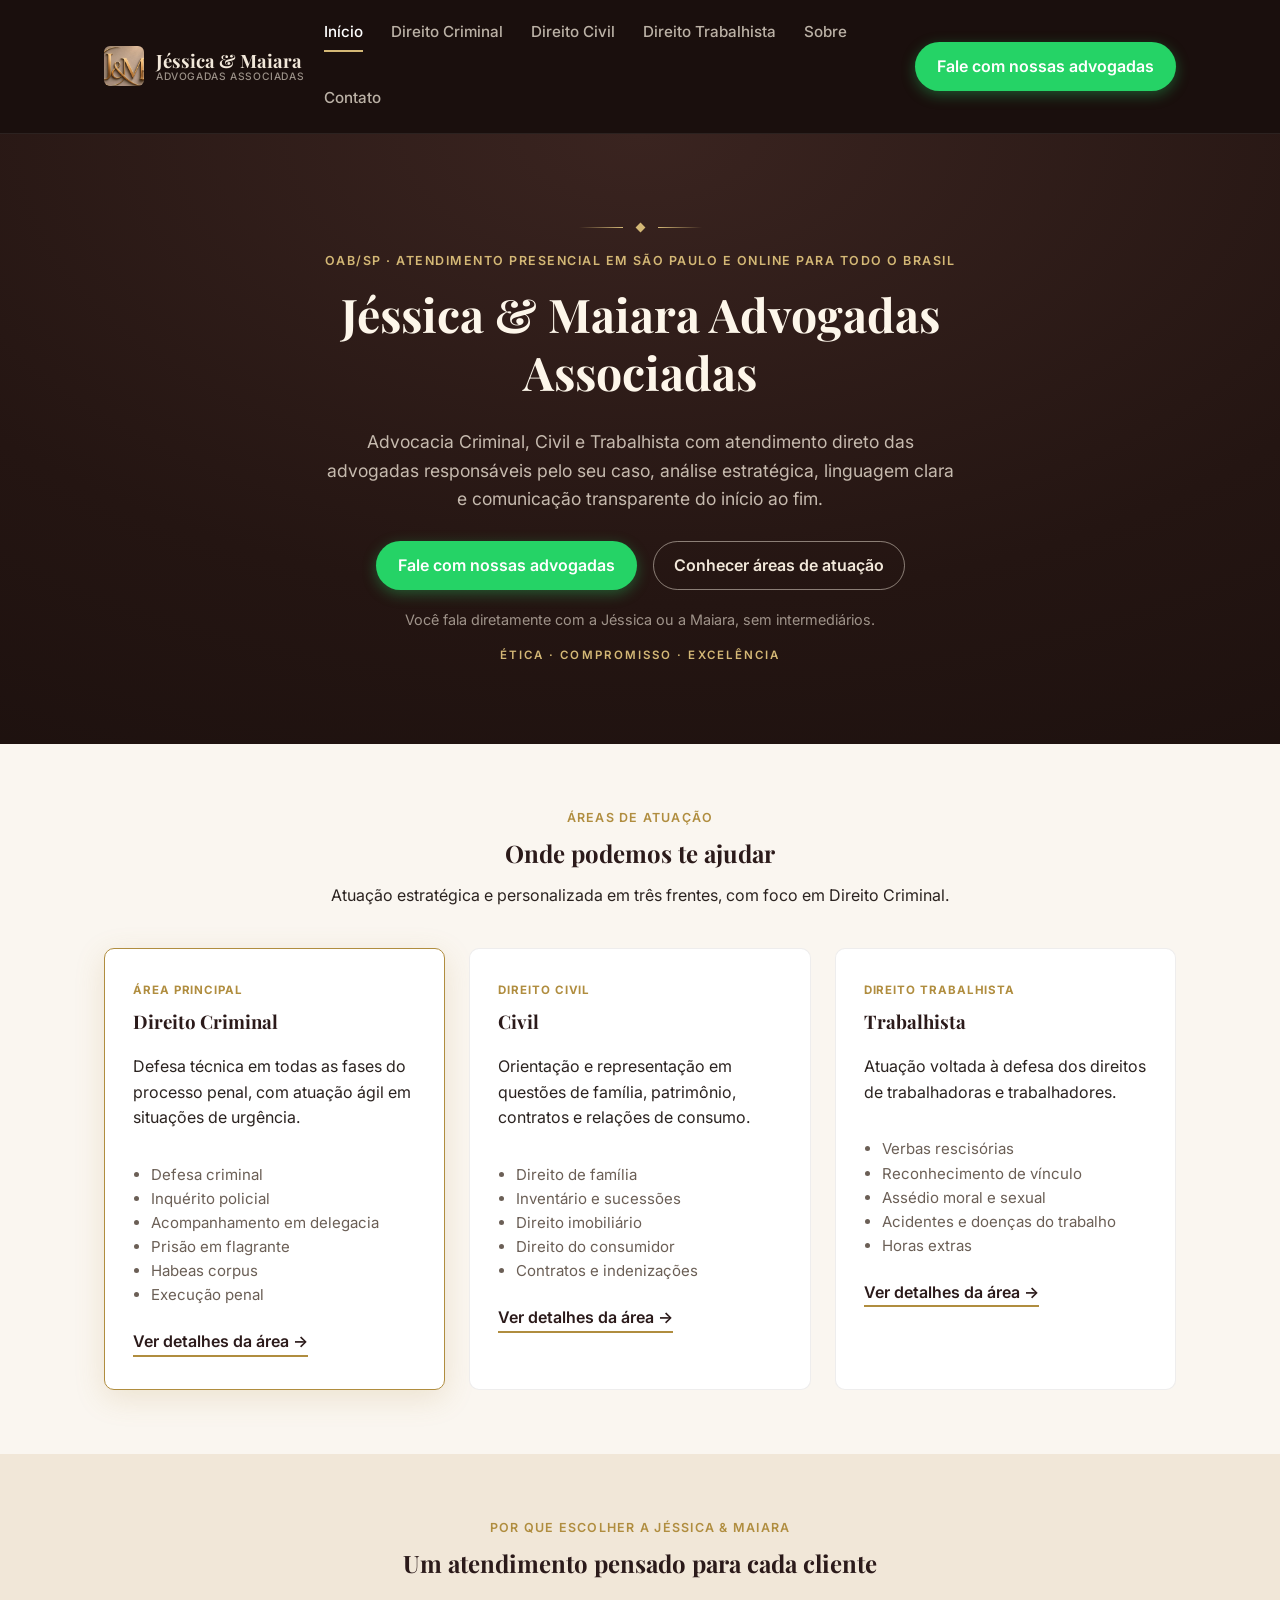
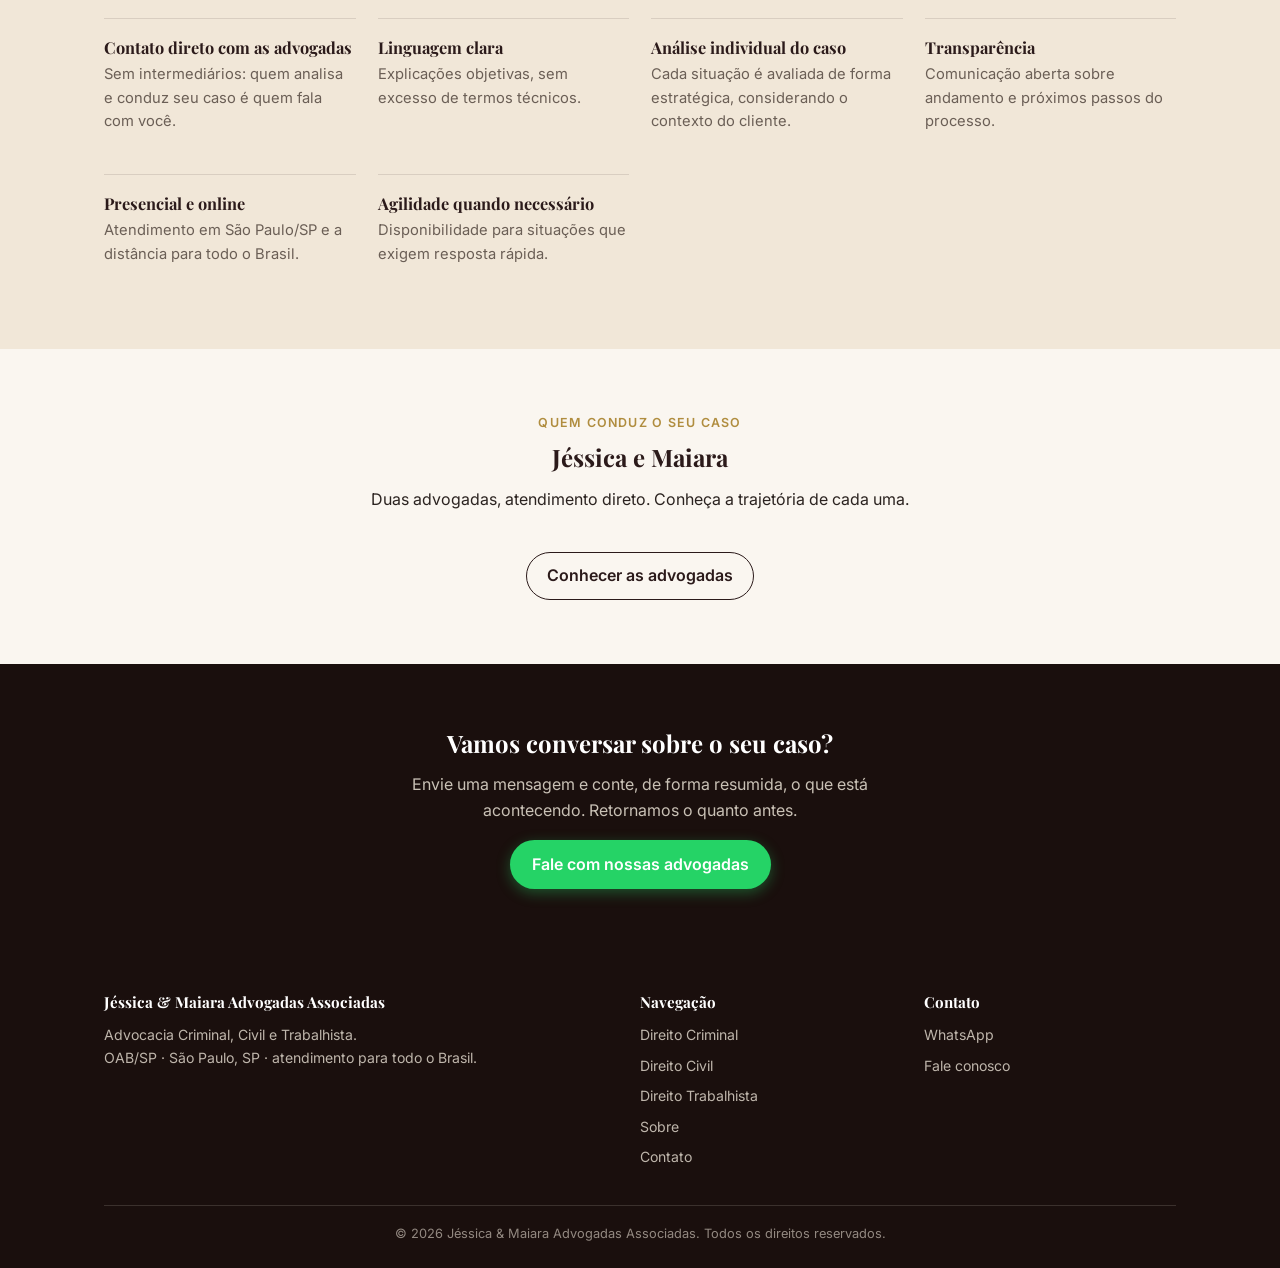
<file: index.html>
<!DOCTYPE html>
<html lang="pt-BR">
<head>
<meta charset="UTF-8">
<meta name="viewport" content="width=device-width, initial-scale=1.0">
<title>Jéssica & Maiara Advogadas Associadas | Advocacia Criminal, Civil e Trabalhista em São Paulo</title>
<meta name="description" content="Escritório de advocacia em São Paulo com atuação em Direito Criminal, Civil e Trabalhista. Atendimento direto com as advogadas, presencial ou online, para todo o Brasil.">
<link rel="canonical" href="https://www.jessicaemaiara.adv.br/">
<link rel="icon" href="assets/favicon.png">
<link rel="stylesheet" href="css/style.css">
<script type="application/ld+json">
{
  "@context": "https://schema.org",
  "@type": "LegalService",
  "name": "Jéssica & Maiara Advogadas Associadas",
  "areaServed": "BR",
  "address": {
    "@type": "PostalAddress",
    "addressLocality": "São Paulo",
    "addressRegion": "SP",
    "addressCountry": "BR"
  },
  "url": "https://www.jessicaemaiara.adv.br/",
  "priceRange": "$$"
}
</script>
</head>
<body>

<header class="site-header">
  <div class="container">
    <a href="index.html" class="brand">
      <img src="assets/logo-mark.png" alt="Jéssica & Maiara Advogadas Associadas">
      <span class="brand-text">Jéssica &amp; Maiara<small>Advogadas Associadas</small></span>
    </a>
    <button class="nav-toggle" aria-label="Abrir menu" aria-expanded="false">&#9776;</button>
    <nav class="main-nav">
      <a href="index.html" aria-current="page">Início</a>
      <a href="direito-criminal.html">Direito Criminal</a>
      <a href="direito-civil.html">Direito Civil</a>
      <a href="direito-trabalhista.html">Direito Trabalhista</a>
      <a href="sobre.html">Sobre</a>
      <a href="contato.html">Contato</a>
    </nav>
    <a href="#" class="btn-whatsapp header-cta js-whatsapp" data-message="Olá! Vim pelo site e gostaria de falar com uma das advogadas.">Fale com nossas advogadas</a>
  </div>
</header>

<section class="hero">
  <div class="container">
    <div class="brand-divider"><span></span><i></i><span></span></div>
    <span class="eyebrow">OAB/SP &middot; Atendimento presencial em São Paulo e online para todo o Brasil</span>
    <h1>Jéssica & Maiara Advogadas Associadas</h1>
    <p class="lead">Advocacia Criminal, Civil e Trabalhista com atendimento direto das advogadas responsáveis pelo seu caso, análise estratégica, linguagem clara e comunicação transparente do início ao fim.</p>
    <div class="hero-actions">
      <a href="#" class="btn-whatsapp js-whatsapp" data-message="Olá! Vim pelo site e gostaria de falar com uma das advogadas.">Fale com nossas advogadas</a>
      <a href="#areas" class="btn-outline">Conhecer áreas de atuação</a>
    </div>
    <p class="hero-trust">Você fala diretamente com a Jéssica ou a Maiara, sem intermediários.</p>
    <p class="motto">Ética &middot; Compromisso &middot; Excelência</p>
  </div>
</section>

<section class="section" id="areas">
  <div class="container">
    <div class="section-title">
      <span class="eyebrow">Áreas de atuação</span>
      <h2>Onde podemos te ajudar</h2>
      <p>Atuação estratégica e personalizada em três frentes, com foco em Direito Criminal.</p>
    </div>
    <div class="areas-grid">

      <div class="area-card featured">
        <span class="tag">Área principal</span>
        <h3>Direito Criminal</h3>
        <p>Defesa técnica em todas as fases do processo penal, com atuação ágil em situações de urgência.</p>
        <ul>
          <li>Defesa criminal</li>
          <li>Inquérito policial</li>
          <li>Acompanhamento em delegacia</li>
          <li>Prisão em flagrante</li>
          <li>Habeas corpus</li>
          <li>Execução penal</li>
        </ul>
        <a href="direito-criminal.html" class="link">Ver detalhes da área →</a>
      </div>

      <div class="area-card">
        <span class="tag">Direito Civil</span>
        <h3>Civil</h3>
        <p>Orientação e representação em questões de família, patrimônio, contratos e relações de consumo.</p>
        <ul>
          <li>Direito de família</li>
          <li>Inventário e sucessões</li>
          <li>Direito imobiliário</li>
          <li>Direito do consumidor</li>
          <li>Contratos e indenizações</li>
        </ul>
        <a href="direito-civil.html" class="link">Ver detalhes da área →</a>
      </div>

      <div class="area-card">
        <span class="tag">Direito Trabalhista</span>
        <h3>Trabalhista</h3>
        <p>Atuação voltada à defesa dos direitos de trabalhadoras e trabalhadores.</p>
        <ul>
          <li>Verbas rescisórias</li>
          <li>Reconhecimento de vínculo</li>
          <li>Assédio moral e sexual</li>
          <li>Acidentes e doenças do trabalho</li>
          <li>Horas extras</li>
        </ul>
        <a href="direito-trabalhista.html" class="link">Ver detalhes da área →</a>
      </div>

    </div>
  </div>
</section>

<section class="section section-alt">
  <div class="container">
    <div class="section-title">
      <span class="eyebrow">Por que escolher a Jéssica & Maiara</span>
      <h2>Um atendimento pensado para cada cliente</h2>
    </div>
    <div class="diferenciais-grid">
      <div class="diferencial-item">
        <h4>Contato direto com as advogadas</h4>
        <p>Sem intermediários: quem analisa e conduz seu caso é quem fala com você.</p>
      </div>
      <div class="diferencial-item">
        <h4>Linguagem clara</h4>
        <p>Explicações objetivas, sem excesso de termos técnicos.</p>
      </div>
      <div class="diferencial-item">
        <h4>Análise individual do caso</h4>
        <p>Cada situação é avaliada de forma estratégica, considerando o contexto do cliente.</p>
      </div>
      <div class="diferencial-item">
        <h4>Transparência</h4>
        <p>Comunicação aberta sobre andamento e próximos passos do processo.</p>
      </div>
      <div class="diferencial-item">
        <h4>Presencial e online</h4>
        <p>Atendimento em São Paulo/SP e a distância para todo o Brasil.</p>
      </div>
      <div class="diferencial-item">
        <h4>Agilidade quando necessário</h4>
        <p>Disponibilidade para situações que exigem resposta rápida.</p>
      </div>
    </div>
  </div>
</section>

<section class="section">
  <div class="container">
    <div class="section-title">
      <span class="eyebrow">Quem conduz o seu caso</span>
      <h2>Jéssica e Maiara</h2>
      <p>Duas advogadas, atendimento direto. Conheça a trajetória de cada uma.</p>
    </div>
    <div style="text-align:center;">
      <a href="sobre.html" class="btn-outline">Conhecer as advogadas</a>
    </div>
  </div>
</section>

<section class="cta-final">
  <div class="container">
    <h2>Vamos conversar sobre o seu caso?</h2>
    <p>Envie uma mensagem e conte, de forma resumida, o que está acontecendo. Retornamos o quanto antes.</p>
    <a href="#" class="btn-whatsapp js-whatsapp" data-message="Olá! Vim pelo site e gostaria de falar com uma das advogadas.">Fale com nossas advogadas</a>
  </div>
</section>

<footer class="site-footer">
  <div class="container">
    <div class="footer-grid">
      <div>
        <h4>Jéssica & Maiara Advogadas Associadas</h4>
        <p>Advocacia Criminal, Civil e Trabalhista.<br>OAB/SP &middot; São Paulo, SP &middot; atendimento para todo o Brasil.</p>
      </div>
      <div>
        <h4>Navegação</h4>
        <a href="direito-criminal.html">Direito Criminal</a>
        <a href="direito-civil.html">Direito Civil</a>
        <a href="direito-trabalhista.html">Direito Trabalhista</a>
        <a href="sobre.html">Sobre</a>
        <a href="contato.html">Contato</a>
      </div>
      <div>
        <h4>Contato</h4>
        <a href="#" class="js-whatsapp" data-message="Olá! Vim pelo site e gostaria de falar com uma das advogadas.">WhatsApp</a>
        <a href="contato.html">Fale conosco</a>
      </div>
    </div>
    <div class="footer-bottom">
      &copy; <span id="year"></span> Jéssica & Maiara Advogadas Associadas. Todos os direitos reservados.
    </div>
  </div>
</footer>

<a href="#" class="btn-whatsapp whatsapp-float js-whatsapp" aria-label="Fale com nossas advogadas pelo WhatsApp" data-message="Olá! Vim pelo site e gostaria de falar com uma das advogadas.">💬</a>

<script src="js/main.js"></script>
<script>document.getElementById('year').textContent = new Date().getFullYear();</script>
</body>
</html>
</file>
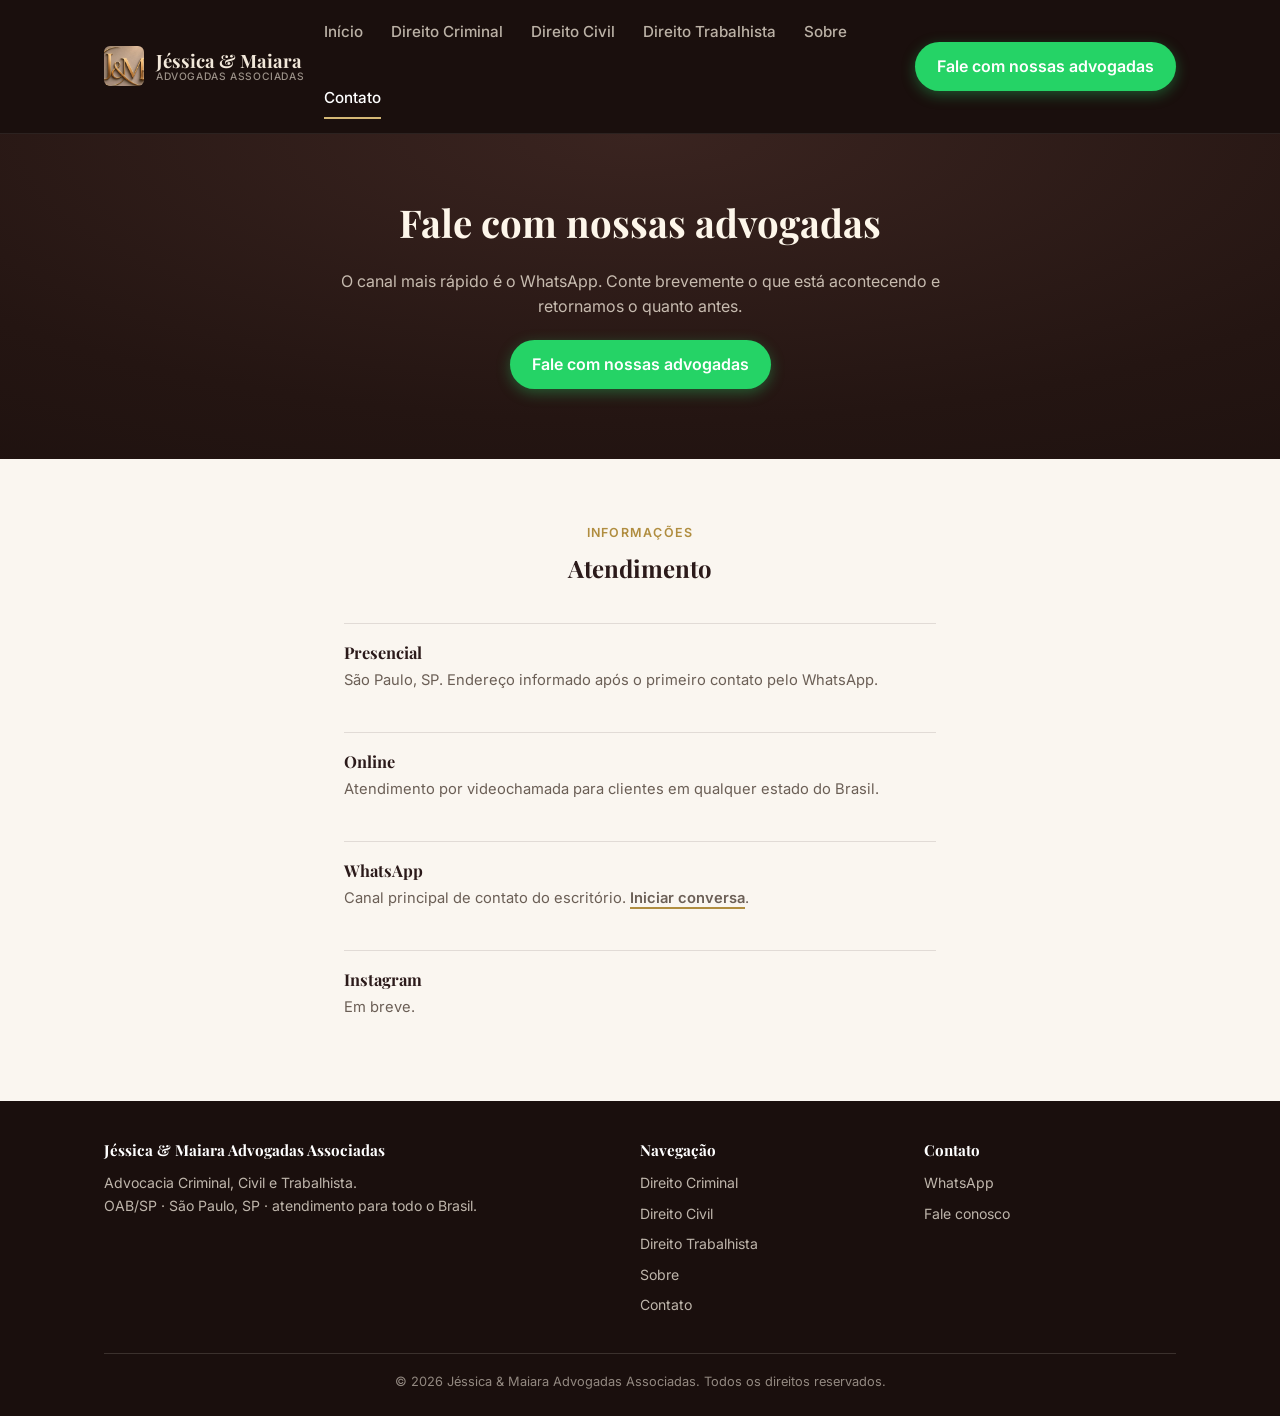
<file: contato.html>
<!DOCTYPE html>
<html lang="pt-BR">
<head>
<meta charset="UTF-8">
<meta name="viewport" content="width=device-width, initial-scale=1.0">
<title>Contato | Jéssica & Maiara Advogadas Associadas</title>
<meta name="description" content="Fale com a Jéssica e Maiara Advogadas Associadas pelo WhatsApp. Atendimento presencial em São Paulo e online para todo o Brasil.">
<link rel="canonical" href="https://www.jessicaemaiara.adv.br/contato.html">
<link rel="icon" href="assets/favicon.png">
<link rel="stylesheet" href="css/style.css">
</head>
<body>

<header class="site-header">
  <div class="container">
    <a href="index.html" class="brand">
      <img src="assets/logo-mark.png" alt="Jéssica & Maiara Advogadas Associadas">
      <span class="brand-text">Jéssica &amp; Maiara<small>Advogadas Associadas</small></span>
    </a>
    <button class="nav-toggle" aria-label="Abrir menu" aria-expanded="false">&#9776;</button>
    <nav class="main-nav">
      <a href="index.html">Início</a>
      <a href="direito-criminal.html">Direito Criminal</a>
      <a href="direito-civil.html">Direito Civil</a>
      <a href="direito-trabalhista.html">Direito Trabalhista</a>
      <a href="sobre.html">Sobre</a>
      <a href="contato.html" aria-current="page">Contato</a>
    </nav>
    <a href="#" class="btn-whatsapp header-cta js-whatsapp" data-message="Olá! Vim pelo site e gostaria de falar com uma das advogadas.">Fale com nossas advogadas</a>
  </div>
</header>

<section class="page-hero">
  <div class="container">
    <h1>Fale com nossas advogadas</h1>
    <p class="lead">O canal mais rápido é o WhatsApp. Conte brevemente o que está acontecendo e retornamos o quanto antes.</p>
    <div class="hero-actions" style="justify-content:center; margin-top:20px;">
      <a href="#" class="btn-whatsapp js-whatsapp" data-message="Olá! Vim pelo site e gostaria de falar com uma das advogadas.">Fale com nossas advogadas</a>
    </div>
  </div>
</section>

<section class="section">
  <div class="container" style="max-width:640px;">
    <div class="section-title">
      <span class="eyebrow">Informações</span>
      <h2>Atendimento</h2>
    </div>
    <div class="diferenciais-grid" style="grid-template-columns:1fr;">
      <div class="diferencial-item">
        <h4>Presencial</h4>
        <p>São Paulo, SP. Endereço informado após o primeiro contato pelo WhatsApp.</p>
      </div>
      <div class="diferencial-item">
        <h4>Online</h4>
        <p>Atendimento por videochamada para clientes em qualquer estado do Brasil.</p>
      </div>
      <div class="diferencial-item">
        <h4>WhatsApp</h4>
        <p>Canal principal de contato do escritório. <a href="#" class="js-whatsapp" data-message="Olá! Vim pelo site e gostaria de falar com uma das advogadas." style="border-bottom:2px solid var(--color-gold); font-weight:600;">Iniciar conversa</a>.</p>
      </div>
      <div class="diferencial-item">
        <h4>Instagram</h4>
        <p>Em breve.</p>
      </div>
    </div>
  </div>
</section>

<footer class="site-footer">
  <div class="container">
    <div class="footer-grid">
      <div>
        <h4>Jéssica & Maiara Advogadas Associadas</h4>
        <p>Advocacia Criminal, Civil e Trabalhista.<br>OAB/SP &middot; São Paulo, SP &middot; atendimento para todo o Brasil.</p>
      </div>
      <div>
        <h4>Navegação</h4>
        <a href="direito-criminal.html">Direito Criminal</a>
        <a href="direito-civil.html">Direito Civil</a>
        <a href="direito-trabalhista.html">Direito Trabalhista</a>
        <a href="sobre.html">Sobre</a>
        <a href="contato.html">Contato</a>
      </div>
      <div>
        <h4>Contato</h4>
        <a href="#" class="js-whatsapp" data-message="Olá! Vim pelo site e gostaria de falar com uma das advogadas.">WhatsApp</a>
        <a href="contato.html">Fale conosco</a>
      </div>
    </div>
    <div class="footer-bottom">
      &copy; <span id="year"></span> Jéssica & Maiara Advogadas Associadas. Todos os direitos reservados.
    </div>
  </div>
</footer>

<a href="#" class="btn-whatsapp whatsapp-float js-whatsapp" aria-label="Fale com nossas advogadas pelo WhatsApp" data-message="Olá! Vim pelo site e gostaria de falar com uma das advogadas.">💬</a>

<script src="js/main.js"></script>
<script>document.getElementById('year').textContent = new Date().getFullYear();</script>
</body>
</html>
</file>
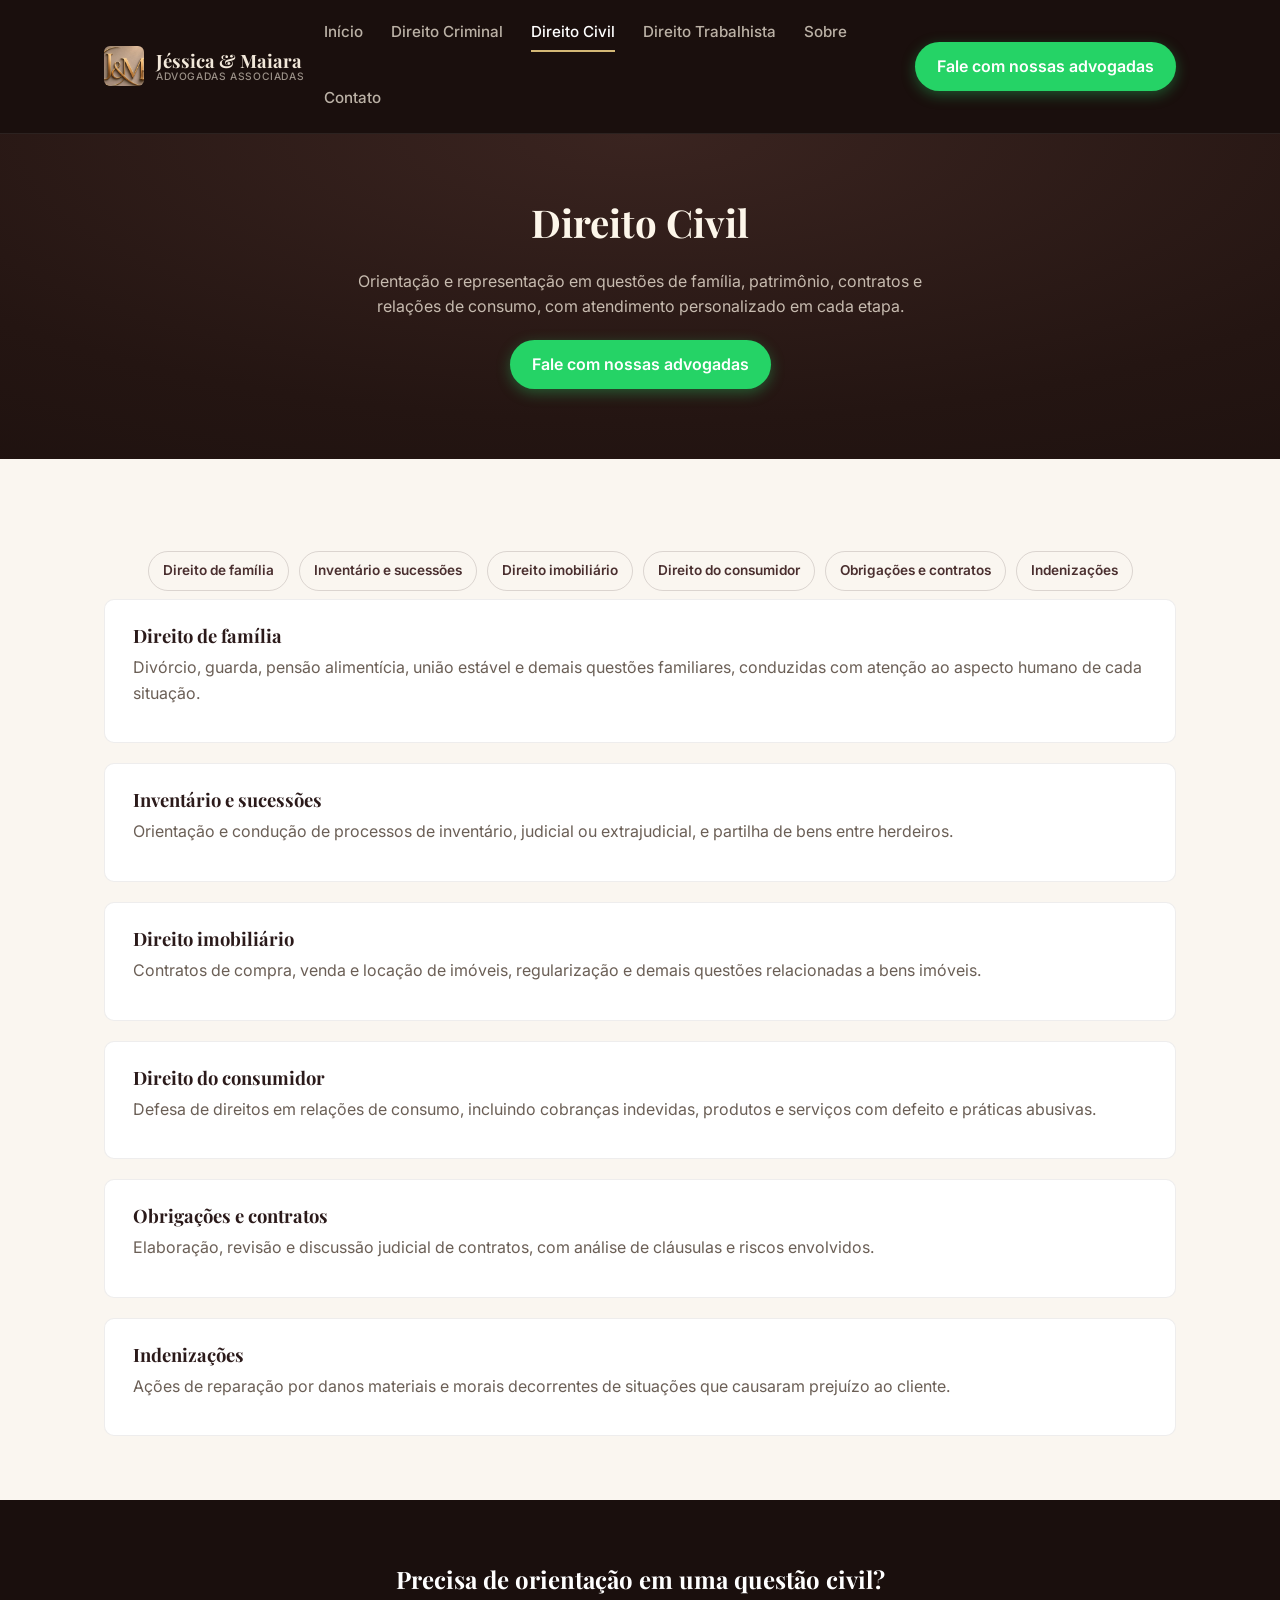
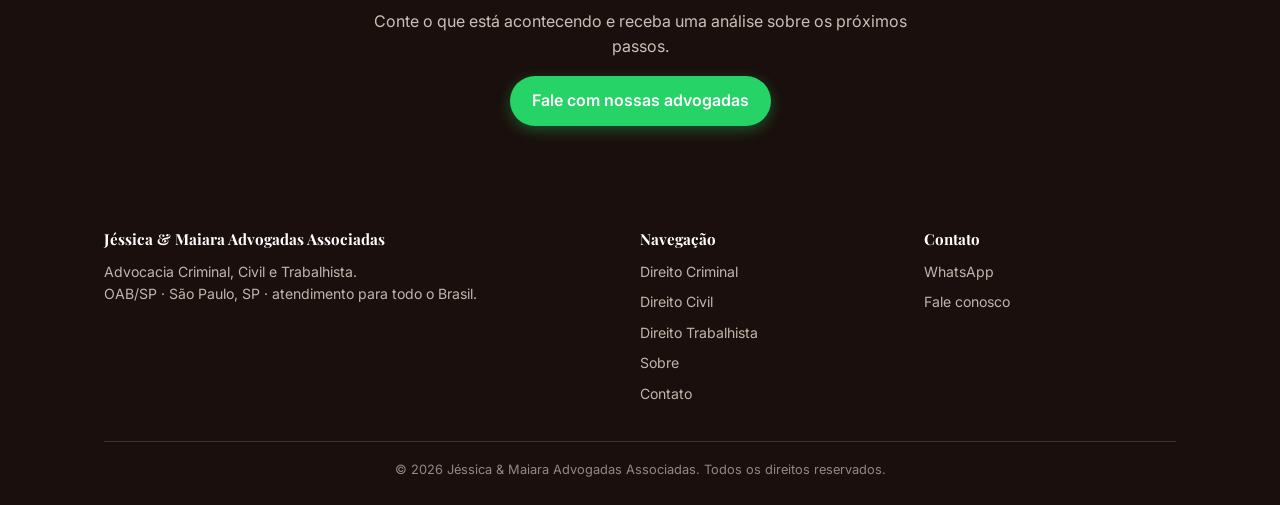
<file: direito-civil.html>
<!DOCTYPE html>
<html lang="pt-BR">
<head>
<meta charset="UTF-8">
<meta name="viewport" content="width=device-width, initial-scale=1.0">
<title>Advogada Cível em São Paulo | Jéssica & Maiara Advogadas Associadas</title>
<meta name="description" content="Direito de família, inventário e sucessões, direito imobiliário, direito do consumidor, contratos e indenizações. Atendimento em São Paulo e para todo o Brasil.">
<link rel="canonical" href="https://www.jessicaemaiara.adv.br/direito-civil.html">
<link rel="icon" href="assets/favicon.png">
<link rel="stylesheet" href="css/style.css">
</head>
<body>

<header class="site-header">
  <div class="container">
    <a href="index.html" class="brand">
      <img src="assets/logo-mark.png" alt="Jéssica & Maiara Advogadas Associadas">
      <span class="brand-text">Jéssica &amp; Maiara<small>Advogadas Associadas</small></span>
    </a>
    <button class="nav-toggle" aria-label="Abrir menu" aria-expanded="false">&#9776;</button>
    <nav class="main-nav">
      <a href="index.html">Início</a>
      <a href="direito-criminal.html">Direito Criminal</a>
      <a href="direito-civil.html" aria-current="page">Direito Civil</a>
      <a href="direito-trabalhista.html">Direito Trabalhista</a>
      <a href="sobre.html">Sobre</a>
      <a href="contato.html">Contato</a>
    </nav>
    <a href="#" class="btn-whatsapp header-cta js-whatsapp" data-message="Olá! Tenho uma questão de Direito Civil e vim pelo site.">Fale com nossas advogadas</a>
  </div>
</header>

<section class="page-hero">
  <div class="container">
    <h1>Direito Civil</h1>
    <p class="lead">Orientação e representação em questões de família, patrimônio, contratos e relações de consumo, com atendimento personalizado em cada etapa.</p>
    <div class="hero-actions" style="justify-content:center; margin-top:20px;">
      <a href="#" class="btn-whatsapp js-whatsapp" data-message="Olá! Tenho uma questão de Direito Civil e vim pelo site.">Fale com nossas advogadas</a>
    </div>
  </div>
</section>

<section class="section">
  <div class="container">
    <nav class="anchor-nav" aria-label="Tópicos desta página">
      <a href="#familia">Direito de família</a>
      <a href="#inventario-sucessoes">Inventário e sucessões</a>
      <a href="#imobiliario">Direito imobiliário</a>
      <a href="#consumidor">Direito do consumidor</a>
      <a href="#contratos">Obrigações e contratos</a>
      <a href="#indenizacoes">Indenizações</a>
    </nav>

    <div class="topic-list">

      <article class="topic-item" id="familia">
        <h3>Direito de família</h3>
        <p>Divórcio, guarda, pensão alimentícia, união estável e demais questões familiares, conduzidas com atenção ao aspecto humano de cada situação.</p>
      </article>

      <article class="topic-item" id="inventario-sucessoes">
        <h3>Inventário e sucessões</h3>
        <p>Orientação e condução de processos de inventário, judicial ou extrajudicial, e partilha de bens entre herdeiros.</p>
      </article>

      <article class="topic-item" id="imobiliario">
        <h3>Direito imobiliário</h3>
        <p>Contratos de compra, venda e locação de imóveis, regularização e demais questões relacionadas a bens imóveis.</p>
      </article>

      <article class="topic-item" id="consumidor">
        <h3>Direito do consumidor</h3>
        <p>Defesa de direitos em relações de consumo, incluindo cobranças indevidas, produtos e serviços com defeito e práticas abusivas.</p>
      </article>

      <article class="topic-item" id="contratos">
        <h3>Obrigações e contratos</h3>
        <p>Elaboração, revisão e discussão judicial de contratos, com análise de cláusulas e riscos envolvidos.</p>
      </article>

      <article class="topic-item" id="indenizacoes">
        <h3>Indenizações</h3>
        <p>Ações de reparação por danos materiais e morais decorrentes de situações que causaram prejuízo ao cliente.</p>
      </article>

    </div>
  </div>
</section>

<section class="cta-final">
  <div class="container">
    <h2>Precisa de orientação em uma questão civil?</h2>
    <p>Conte o que está acontecendo e receba uma análise sobre os próximos passos.</p>
    <a href="#" class="btn-whatsapp js-whatsapp" data-message="Olá! Tenho uma questão de Direito Civil e vim pelo site.">Fale com nossas advogadas</a>
  </div>
</section>

<footer class="site-footer">
  <div class="container">
    <div class="footer-grid">
      <div>
        <h4>Jéssica & Maiara Advogadas Associadas</h4>
        <p>Advocacia Criminal, Civil e Trabalhista.<br>OAB/SP &middot; São Paulo, SP &middot; atendimento para todo o Brasil.</p>
      </div>
      <div>
        <h4>Navegação</h4>
        <a href="direito-criminal.html">Direito Criminal</a>
        <a href="direito-civil.html">Direito Civil</a>
        <a href="direito-trabalhista.html">Direito Trabalhista</a>
        <a href="sobre.html">Sobre</a>
        <a href="contato.html">Contato</a>
      </div>
      <div>
        <h4>Contato</h4>
        <a href="#" class="js-whatsapp" data-message="Olá! Tenho uma questão de Direito Civil e vim pelo site.">WhatsApp</a>
        <a href="contato.html">Fale conosco</a>
      </div>
    </div>
    <div class="footer-bottom">
      &copy; <span id="year"></span> Jéssica & Maiara Advogadas Associadas. Todos os direitos reservados.
    </div>
  </div>
</footer>

<a href="#" class="btn-whatsapp whatsapp-float js-whatsapp" aria-label="Fale com nossas advogadas pelo WhatsApp" data-message="Olá! Tenho uma questão de Direito Civil e vim pelo site.">💬</a>

<script src="js/main.js"></script>
<script>document.getElementById('year').textContent = new Date().getFullYear();</script>
</body>
</html>
</file>
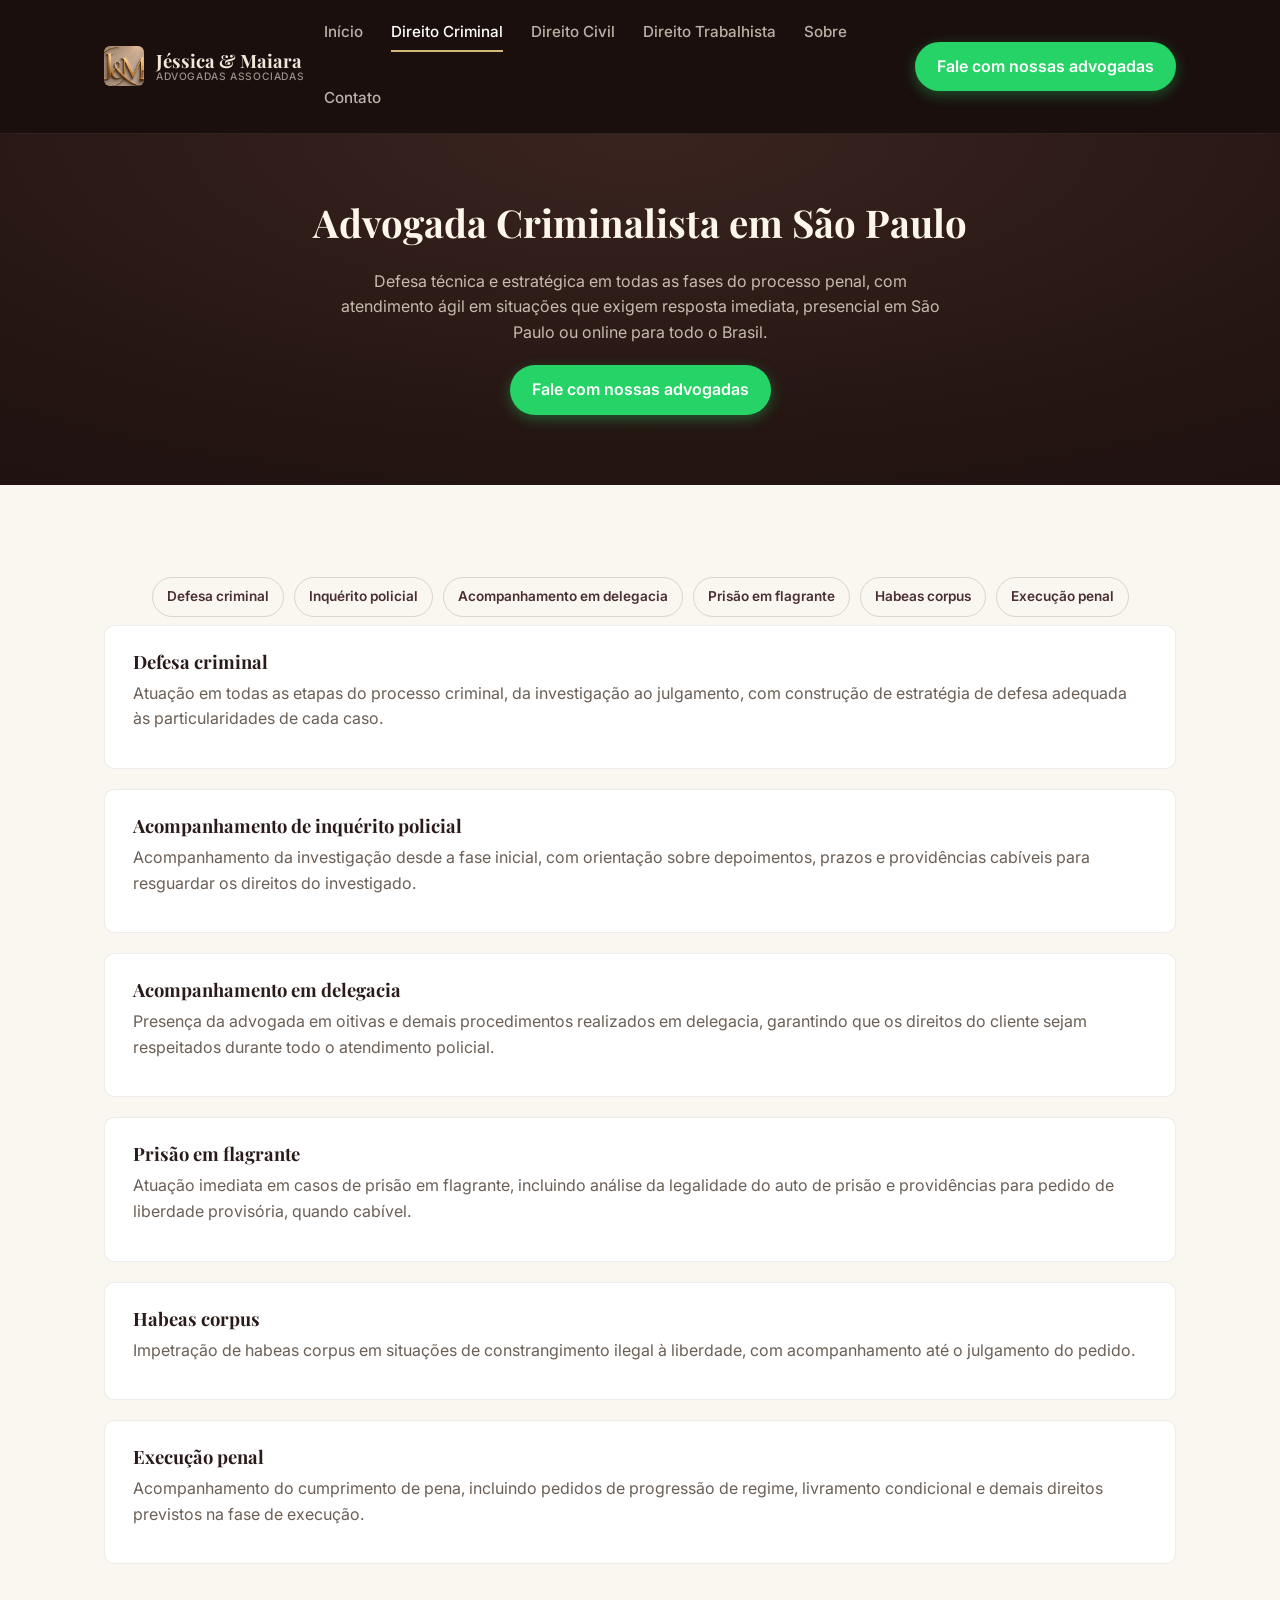
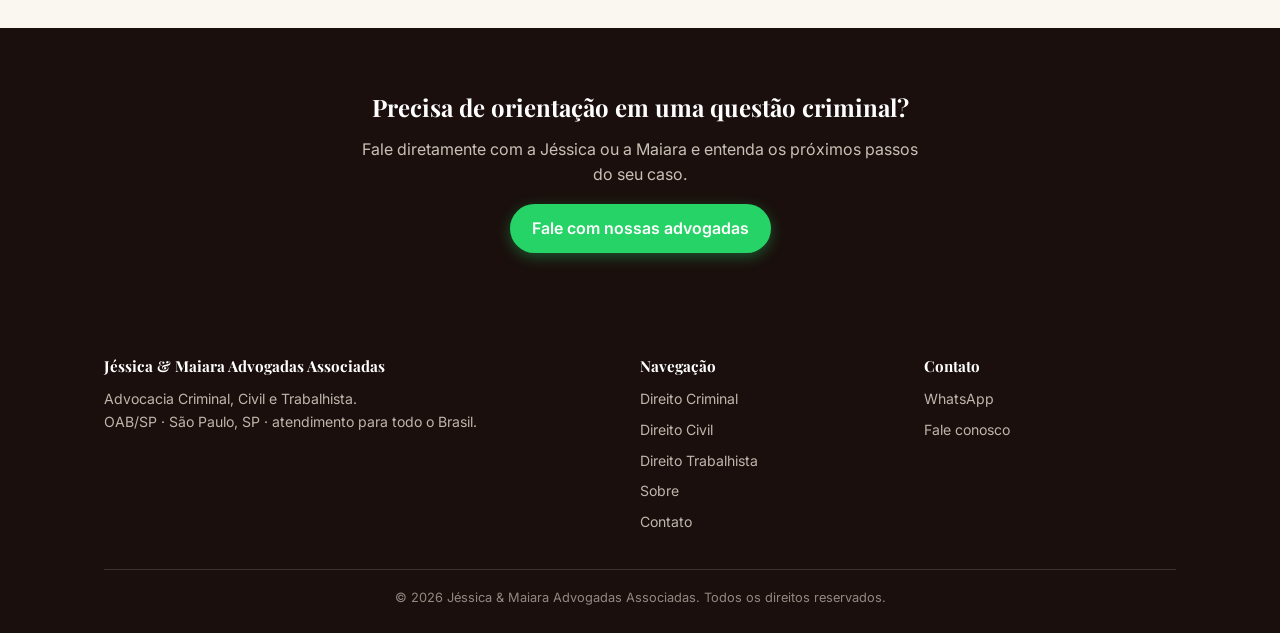
<file: direito-criminal.html>
<!DOCTYPE html>
<html lang="pt-BR">
<head>
<meta charset="UTF-8">
<meta name="viewport" content="width=device-width, initial-scale=1.0">
<title>Advogada Criminalista em São Paulo | Jéssica & Maiara Advogadas Associadas</title>
<meta name="description" content="Advogada criminalista em São Paulo: defesa criminal, inquérito policial, acompanhamento em delegacia, prisão em flagrante, habeas corpus e execução penal. Atendimento direto e ágil.">
<link rel="canonical" href="https://www.jessicaemaiara.adv.br/direito-criminal.html">
<link rel="icon" href="assets/favicon.png">
<link rel="stylesheet" href="css/style.css">
</head>
<body>

<header class="site-header">
  <div class="container">
    <a href="index.html" class="brand">
      <img src="assets/logo-mark.png" alt="Jéssica & Maiara Advogadas Associadas">
      <span class="brand-text">Jéssica &amp; Maiara<small>Advogadas Associadas</small></span>
    </a>
    <button class="nav-toggle" aria-label="Abrir menu" aria-expanded="false">&#9776;</button>
    <nav class="main-nav">
      <a href="index.html">Início</a>
      <a href="direito-criminal.html" aria-current="page">Direito Criminal</a>
      <a href="direito-civil.html">Direito Civil</a>
      <a href="direito-trabalhista.html">Direito Trabalhista</a>
      <a href="sobre.html">Sobre</a>
      <a href="contato.html">Contato</a>
    </nav>
    <a href="#" class="btn-whatsapp header-cta js-whatsapp" data-message="Olá! Preciso de uma advogada criminalista e vim pelo site.">Fale com nossas advogadas</a>
  </div>
</header>

<section class="page-hero">
  <div class="container">
    <h1>Advogada Criminalista em São Paulo</h1>
    <p class="lead">Defesa técnica e estratégica em todas as fases do processo penal, com atendimento ágil em situações que exigem resposta imediata, presencial em São Paulo ou online para todo o Brasil.</p>
    <div class="hero-actions" style="justify-content:center; margin-top:20px;">
      <a href="#" class="btn-whatsapp js-whatsapp" data-message="Olá! Preciso de uma advogada criminalista e vim pelo site.">Fale com nossas advogadas</a>
    </div>
  </div>
</section>

<section class="section">
  <div class="container">
    <nav class="anchor-nav" aria-label="Tópicos desta página">
      <a href="#defesa-criminal">Defesa criminal</a>
      <a href="#inquerito-policial">Inquérito policial</a>
      <a href="#acompanhamento-delegacia">Acompanhamento em delegacia</a>
      <a href="#prisao-flagrante">Prisão em flagrante</a>
      <a href="#habeas-corpus">Habeas corpus</a>
      <a href="#execucao-penal">Execução penal</a>
    </nav>

    <div class="topic-list">

      <article class="topic-item" id="defesa-criminal">
        <h3>Defesa criminal</h3>
        <p>Atuação em todas as etapas do processo criminal, da investigação ao julgamento, com construção de estratégia de defesa adequada às particularidades de cada caso.</p>
      </article>

      <article class="topic-item" id="inquerito-policial">
        <h3>Acompanhamento de inquérito policial</h3>
        <p>Acompanhamento da investigação desde a fase inicial, com orientação sobre depoimentos, prazos e providências cabíveis para resguardar os direitos do investigado.</p>
      </article>

      <article class="topic-item" id="acompanhamento-delegacia">
        <h3>Acompanhamento em delegacia</h3>
        <p>Presença da advogada em oitivas e demais procedimentos realizados em delegacia, garantindo que os direitos do cliente sejam respeitados durante todo o atendimento policial.</p>
      </article>

      <article class="topic-item" id="prisao-flagrante">
        <h3>Prisão em flagrante</h3>
        <p>Atuação imediata em casos de prisão em flagrante, incluindo análise da legalidade do auto de prisão e providências para pedido de liberdade provisória, quando cabível.</p>
      </article>

      <article class="topic-item" id="habeas-corpus">
        <h3>Habeas corpus</h3>
        <p>Impetração de habeas corpus em situações de constrangimento ilegal à liberdade, com acompanhamento até o julgamento do pedido.</p>
      </article>

      <article class="topic-item" id="execucao-penal">
        <h3>Execução penal</h3>
        <p>Acompanhamento do cumprimento de pena, incluindo pedidos de progressão de regime, livramento condicional e demais direitos previstos na fase de execução.</p>
      </article>

    </div>
  </div>
</section>

<section class="cta-final">
  <div class="container">
    <h2>Precisa de orientação em uma questão criminal?</h2>
    <p>Fale diretamente com a Jéssica ou a Maiara e entenda os próximos passos do seu caso.</p>
    <a href="#" class="btn-whatsapp js-whatsapp" data-message="Olá! Preciso de uma advogada criminalista e vim pelo site.">Fale com nossas advogadas</a>
  </div>
</section>

<footer class="site-footer">
  <div class="container">
    <div class="footer-grid">
      <div>
        <h4>Jéssica & Maiara Advogadas Associadas</h4>
        <p>Advocacia Criminal, Civil e Trabalhista.<br>OAB/SP &middot; São Paulo, SP &middot; atendimento para todo o Brasil.</p>
      </div>
      <div>
        <h4>Navegação</h4>
        <a href="direito-criminal.html">Direito Criminal</a>
        <a href="direito-civil.html">Direito Civil</a>
        <a href="direito-trabalhista.html">Direito Trabalhista</a>
        <a href="sobre.html">Sobre</a>
        <a href="contato.html">Contato</a>
      </div>
      <div>
        <h4>Contato</h4>
        <a href="#" class="js-whatsapp" data-message="Olá! Preciso de uma advogada criminalista e vim pelo site.">WhatsApp</a>
        <a href="contato.html">Fale conosco</a>
      </div>
    </div>
    <div class="footer-bottom">
      &copy; <span id="year"></span> Jéssica & Maiara Advogadas Associadas. Todos os direitos reservados.
    </div>
  </div>
</footer>

<a href="#" class="btn-whatsapp whatsapp-float js-whatsapp" aria-label="Fale com nossas advogadas pelo WhatsApp" data-message="Olá! Preciso de uma advogada criminalista e vim pelo site.">💬</a>

<script src="js/main.js"></script>
<script>document.getElementById('year').textContent = new Date().getFullYear();</script>
</body>
</html>
</file>
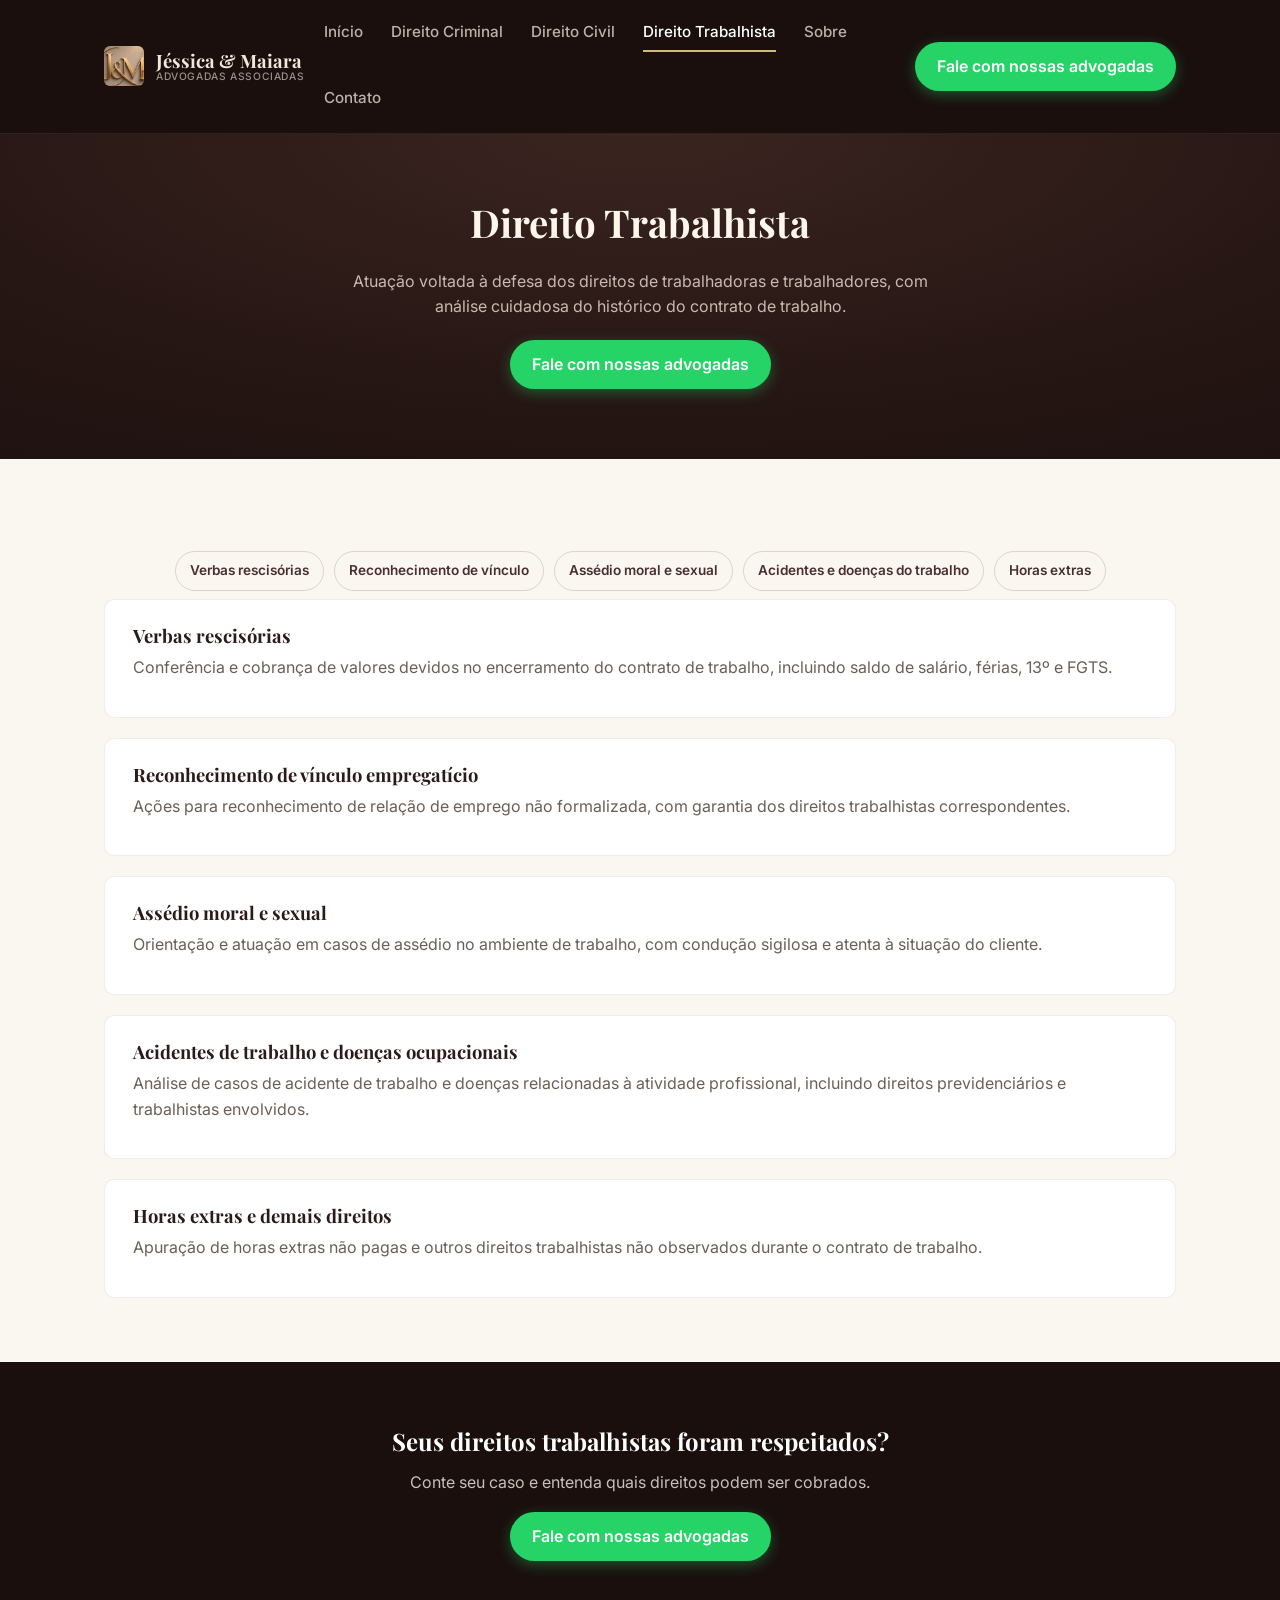
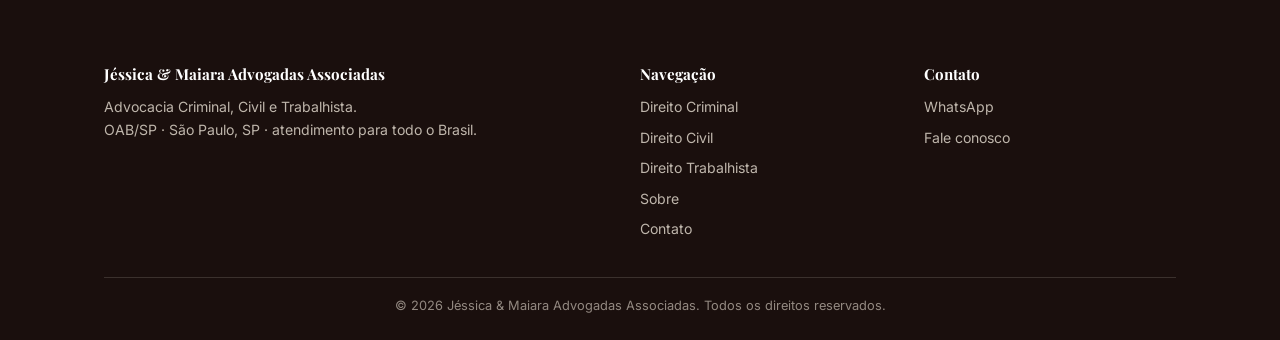
<file: direito-trabalhista.html>
<!DOCTYPE html>
<html lang="pt-BR">
<head>
<meta charset="UTF-8">
<meta name="viewport" content="width=device-width, initial-scale=1.0">
<title>Advogada Trabalhista em São Paulo | Jéssica & Maiara Advogadas Associadas</title>
<meta name="description" content="Atuação para trabalhadoras e trabalhadores: verbas rescisórias, reconhecimento de vínculo, assédio moral e sexual, acidentes e doenças do trabalho, horas extras. Atendimento em São Paulo e todo o Brasil.">
<link rel="canonical" href="https://www.jessicaemaiara.adv.br/direito-trabalhista.html">
<link rel="icon" href="assets/favicon.png">
<link rel="stylesheet" href="css/style.css">
</head>
<body>

<header class="site-header">
  <div class="container">
    <a href="index.html" class="brand">
      <img src="assets/logo-mark.png" alt="Jéssica & Maiara Advogadas Associadas">
      <span class="brand-text">Jéssica &amp; Maiara<small>Advogadas Associadas</small></span>
    </a>
    <button class="nav-toggle" aria-label="Abrir menu" aria-expanded="false">&#9776;</button>
    <nav class="main-nav">
      <a href="index.html">Início</a>
      <a href="direito-criminal.html">Direito Criminal</a>
      <a href="direito-civil.html">Direito Civil</a>
      <a href="direito-trabalhista.html" aria-current="page">Direito Trabalhista</a>
      <a href="sobre.html">Sobre</a>
      <a href="contato.html">Contato</a>
    </nav>
    <a href="#" class="btn-whatsapp header-cta js-whatsapp" data-message="Olá! Tenho uma questão trabalhista e vim pelo site.">Fale com nossas advogadas</a>
  </div>
</header>

<section class="page-hero">
  <div class="container">
    <h1>Direito Trabalhista</h1>
    <p class="lead">Atuação voltada à defesa dos direitos de trabalhadoras e trabalhadores, com análise cuidadosa do histórico do contrato de trabalho.</p>
    <div class="hero-actions" style="justify-content:center; margin-top:20px;">
      <a href="#" class="btn-whatsapp js-whatsapp" data-message="Olá! Tenho uma questão trabalhista e vim pelo site.">Fale com nossas advogadas</a>
    </div>
  </div>
</section>

<section class="section">
  <div class="container">
    <nav class="anchor-nav" aria-label="Tópicos desta página">
      <a href="#verbas-rescisorias">Verbas rescisórias</a>
      <a href="#reconhecimento-vinculo">Reconhecimento de vínculo</a>
      <a href="#assedio">Assédio moral e sexual</a>
      <a href="#acidentes-doencas">Acidentes e doenças do trabalho</a>
      <a href="#horas-extras">Horas extras</a>
    </nav>

    <div class="topic-list">

      <article class="topic-item" id="verbas-rescisorias">
        <h3>Verbas rescisórias</h3>
        <p>Conferência e cobrança de valores devidos no encerramento do contrato de trabalho, incluindo saldo de salário, férias, 13º e FGTS.</p>
      </article>

      <article class="topic-item" id="reconhecimento-vinculo">
        <h3>Reconhecimento de vínculo empregatício</h3>
        <p>Ações para reconhecimento de relação de emprego não formalizada, com garantia dos direitos trabalhistas correspondentes.</p>
      </article>

      <article class="topic-item" id="assedio">
        <h3>Assédio moral e sexual</h3>
        <p>Orientação e atuação em casos de assédio no ambiente de trabalho, com condução sigilosa e atenta à situação do cliente.</p>
      </article>

      <article class="topic-item" id="acidentes-doencas">
        <h3>Acidentes de trabalho e doenças ocupacionais</h3>
        <p>Análise de casos de acidente de trabalho e doenças relacionadas à atividade profissional, incluindo direitos previdenciários e trabalhistas envolvidos.</p>
      </article>

      <article class="topic-item" id="horas-extras">
        <h3>Horas extras e demais direitos</h3>
        <p>Apuração de horas extras não pagas e outros direitos trabalhistas não observados durante o contrato de trabalho.</p>
      </article>

    </div>
  </div>
</section>

<section class="cta-final">
  <div class="container">
    <h2>Seus direitos trabalhistas foram respeitados?</h2>
    <p>Conte seu caso e entenda quais direitos podem ser cobrados.</p>
    <a href="#" class="btn-whatsapp js-whatsapp" data-message="Olá! Tenho uma questão trabalhista e vim pelo site.">Fale com nossas advogadas</a>
  </div>
</section>

<footer class="site-footer">
  <div class="container">
    <div class="footer-grid">
      <div>
        <h4>Jéssica & Maiara Advogadas Associadas</h4>
        <p>Advocacia Criminal, Civil e Trabalhista.<br>OAB/SP &middot; São Paulo, SP &middot; atendimento para todo o Brasil.</p>
      </div>
      <div>
        <h4>Navegação</h4>
        <a href="direito-criminal.html">Direito Criminal</a>
        <a href="direito-civil.html">Direito Civil</a>
        <a href="direito-trabalhista.html">Direito Trabalhista</a>
        <a href="sobre.html">Sobre</a>
        <a href="contato.html">Contato</a>
      </div>
      <div>
        <h4>Contato</h4>
        <a href="#" class="js-whatsapp" data-message="Olá! Tenho uma questão trabalhista e vim pelo site.">WhatsApp</a>
        <a href="contato.html">Fale conosco</a>
      </div>
    </div>
    <div class="footer-bottom">
      &copy; <span id="year"></span> Jéssica & Maiara Advogadas Associadas. Todos os direitos reservados.
    </div>
  </div>
</footer>

<a href="#" class="btn-whatsapp whatsapp-float js-whatsapp" aria-label="Fale com nossas advogadas pelo WhatsApp" data-message="Olá! Tenho uma questão trabalhista e vim pelo site.">💬</a>

<script src="js/main.js"></script>
<script>document.getElementById('year').textContent = new Date().getFullYear();</script>
</body>
</html>
</file>
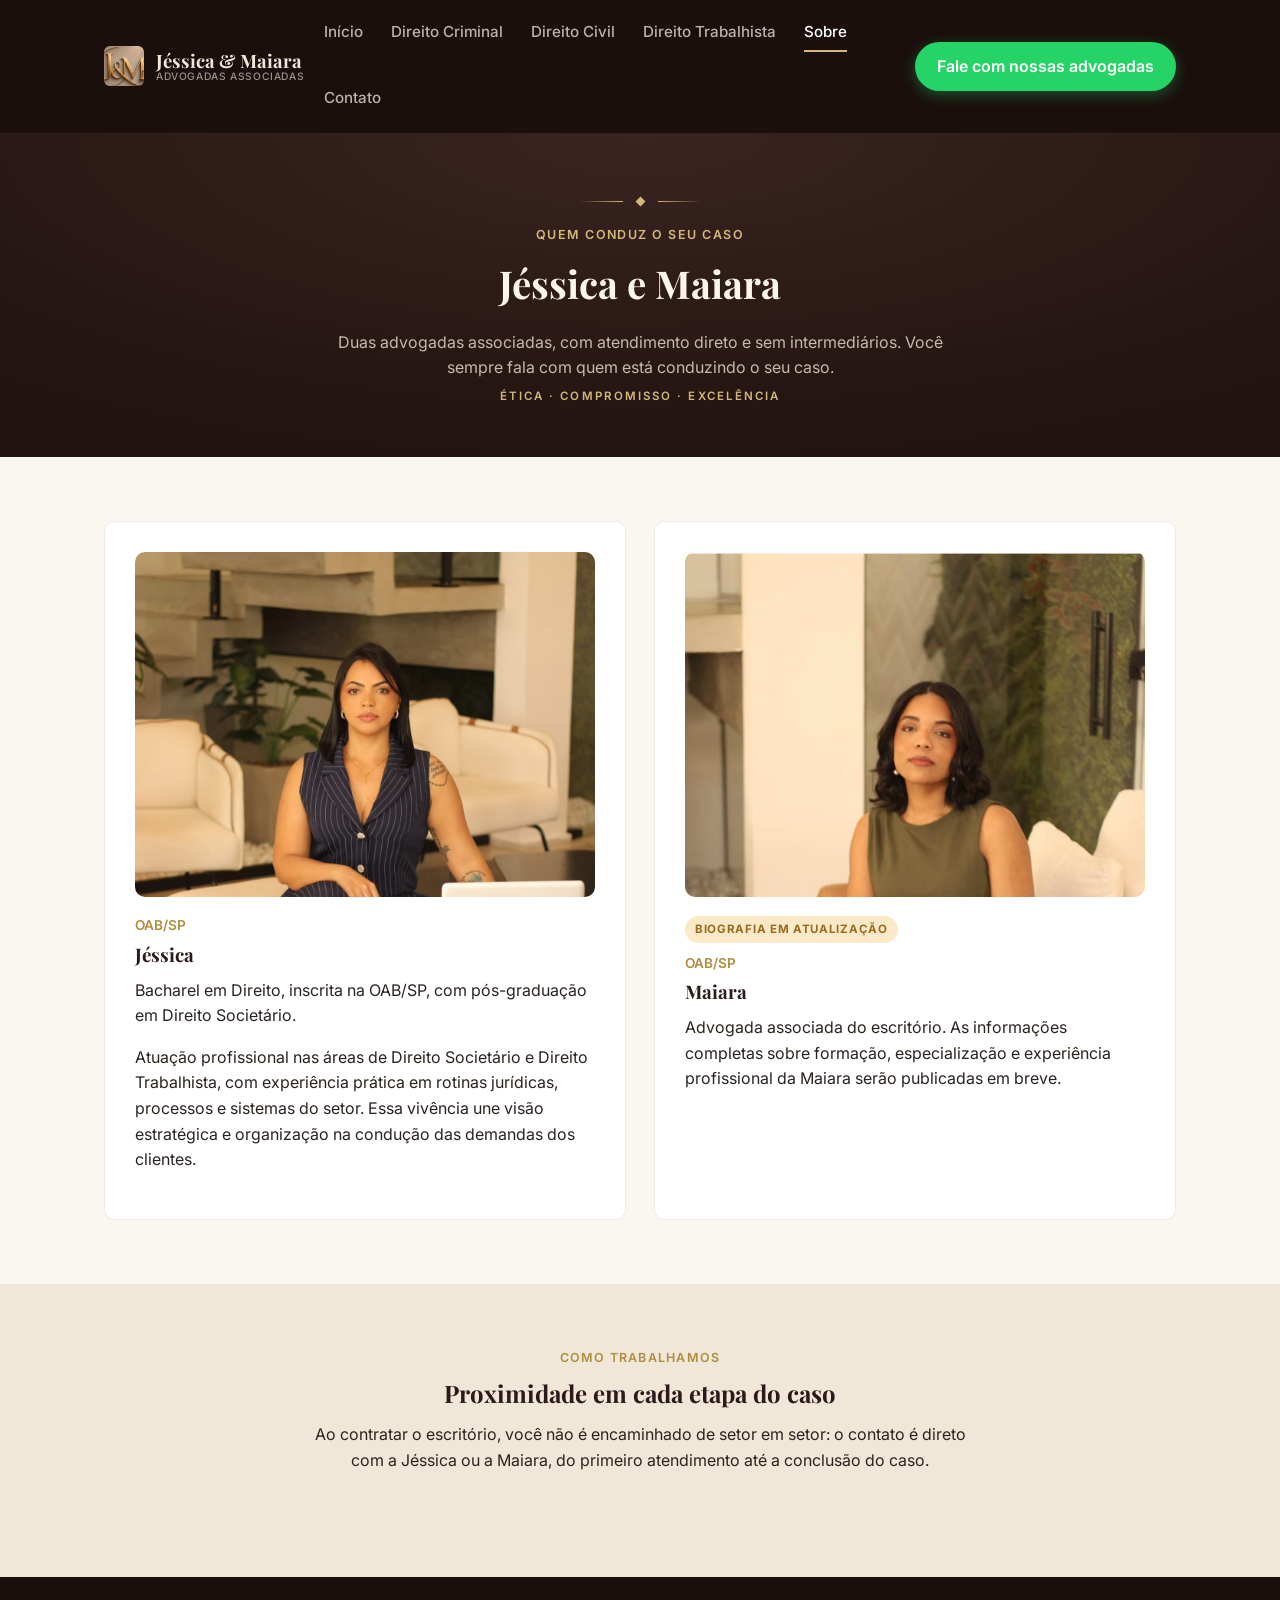
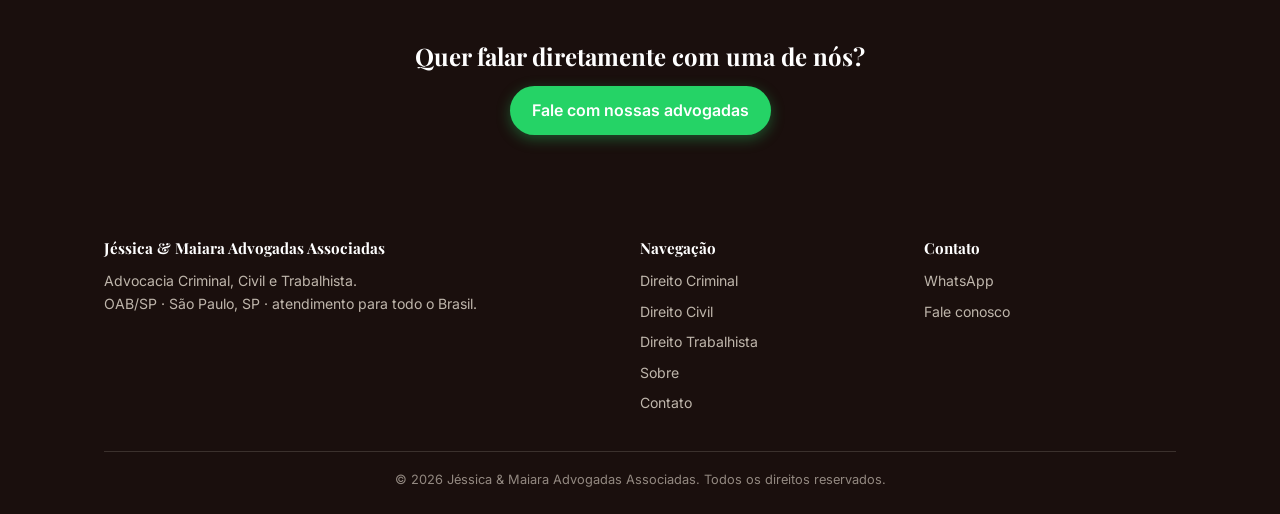
<file: sobre.html>
<!DOCTYPE html>
<html lang="pt-BR">
<head>
<meta charset="UTF-8">
<meta name="viewport" content="width=device-width, initial-scale=1.0">
<title>Sobre | Jéssica & Maiara Advogadas Associadas</title>
<meta name="description" content="Conheça a Jéssica e a Maiara, advogadas associadas em São Paulo, e a proposta de atendimento direto e personalizado do escritório.">
<link rel="canonical" href="https://www.jessicaemaiara.adv.br/sobre.html">
<link rel="icon" href="assets/favicon.png">
<link rel="stylesheet" href="css/style.css">
</head>
<body>

<header class="site-header">
  <div class="container">
    <a href="index.html" class="brand">
      <img src="assets/logo-mark.png" alt="Jéssica & Maiara Advogadas Associadas">
      <span class="brand-text">Jéssica &amp; Maiara<small>Advogadas Associadas</small></span>
    </a>
    <button class="nav-toggle" aria-label="Abrir menu" aria-expanded="false">&#9776;</button>
    <nav class="main-nav">
      <a href="index.html">Início</a>
      <a href="direito-criminal.html">Direito Criminal</a>
      <a href="direito-civil.html">Direito Civil</a>
      <a href="direito-trabalhista.html">Direito Trabalhista</a>
      <a href="sobre.html" aria-current="page">Sobre</a>
      <a href="contato.html">Contato</a>
    </nav>
    <a href="#" class="btn-whatsapp header-cta js-whatsapp" data-message="Olá! Vim pelo site e gostaria de falar com uma das advogadas.">Fale com nossas advogadas</a>
  </div>
</header>

<section class="page-hero">
  <div class="container">
    <div class="brand-divider"><span></span><i></i><span></span></div>
    <span class="eyebrow">Quem conduz o seu caso</span>
    <h1>Jéssica e Maiara</h1>
    <p class="lead">Duas advogadas associadas, com atendimento direto e sem intermediários. Você sempre fala com quem está conduzindo o seu caso.</p>
    <p class="motto">Ética &middot; Compromisso &middot; Excelência</p>
  </div>
</section>

<section class="section">
  <div class="container">
    <div class="socias-grid">

      <div class="socia-card">
        <img src="assets/jessica.jpg" alt="Jéssica, advogada" class="socia-photo">
        <div class="oab">OAB/SP</div>
        <h3>Jéssica</h3>
        <p>Bacharel em Direito, inscrita na OAB/SP, com pós-graduação em Direito Societário.</p>
        <p>Atuação profissional nas áreas de Direito Societário e Direito Trabalhista, com experiência prática em rotinas jurídicas, processos e sistemas do setor. Essa vivência une visão estratégica e organização na condução das demandas dos clientes.</p>
      </div>

      <div class="socia-card">
        <img src="assets/maiara.jpg" alt="Maiara, advogada" class="socia-photo">
        <span class="badge-pendente">Biografia em atualização</span>
        <div class="oab">OAB/SP</div>
        <h3>Maiara</h3>
        <p>Advogada associada do escritório. As informações completas sobre formação, especialização e experiência profissional da Maiara serão publicadas em breve.</p>
      </div>

    </div>
  </div>
</section>

<section class="section section-alt">
  <div class="container">
    <div class="section-title">
      <span class="eyebrow">Como trabalhamos</span>
      <h2>Proximidade em cada etapa do caso</h2>
      <p>Ao contratar o escritório, você não é encaminhado de setor em setor: o contato é direto com a Jéssica ou a Maiara, do primeiro atendimento até a conclusão do caso.</p>
    </div>
  </div>
</section>

<section class="cta-final">
  <div class="container">
    <h2>Quer falar diretamente com uma de nós?</h2>
    <a href="#" class="btn-whatsapp js-whatsapp" data-message="Olá! Vim pelo site e gostaria de falar com uma das advogadas.">Fale com nossas advogadas</a>
  </div>
</section>

<footer class="site-footer">
  <div class="container">
    <div class="footer-grid">
      <div>
        <h4>Jéssica & Maiara Advogadas Associadas</h4>
        <p>Advocacia Criminal, Civil e Trabalhista.<br>OAB/SP &middot; São Paulo, SP &middot; atendimento para todo o Brasil.</p>
      </div>
      <div>
        <h4>Navegação</h4>
        <a href="direito-criminal.html">Direito Criminal</a>
        <a href="direito-civil.html">Direito Civil</a>
        <a href="direito-trabalhista.html">Direito Trabalhista</a>
        <a href="sobre.html">Sobre</a>
        <a href="contato.html">Contato</a>
      </div>
      <div>
        <h4>Contato</h4>
        <a href="#" class="js-whatsapp" data-message="Olá! Vim pelo site e gostaria de falar com uma das advogadas.">WhatsApp</a>
        <a href="contato.html">Fale conosco</a>
      </div>
    </div>
    <div class="footer-bottom">
      &copy; <span id="year"></span> Jéssica & Maiara Advogadas Associadas. Todos os direitos reservados.
    </div>
  </div>
</footer>

<a href="#" class="btn-whatsapp whatsapp-float js-whatsapp" aria-label="Fale com nossas advogadas pelo WhatsApp" data-message="Olá! Vim pelo site e gostaria de falar com uma das advogadas.">💬</a>

<script src="js/main.js"></script>
<script>document.getElementById('year').textContent = new Date().getFullYear();</script>
</body>
</html>
</file>
<file: css/style.css>
/* Jéssica & Maiara Advogadas Associadas: estilos globais */

@import url('https://fonts.googleapis.com/css2?family=Playfair+Display:wght@600;700&family=Inter:wght@400;500;600&display=swap');

:root {
  --color-bg: #faf6f0;
  --color-bg-alt: #f1e7d8;
  --color-dark: #2b1a1a;
  --color-dark-soft: #4a2f2f;
  --color-gold: #b08d3f;
  --color-gold-light: #d4b876;
  --color-text: #2b2320;
  --color-text-muted: #6b5f56;
  --color-white: #ffffff;
  --color-whatsapp: #25d366;
  --color-surface-dark: #1a0f0d;
  --color-surface-dark-2: #241512;
  --color-surface-dark-3: #3a2420;
  --color-cream: #f2e8da;
  --radius: 10px;
  --max-width: 1120px;
}

* { box-sizing: border-box; }

html { scroll-behavior: smooth; }

body {
  margin: 0;
  font-family: 'Inter', sans-serif;
  color: var(--color-text);
  background: var(--color-bg);
  line-height: 1.6;
}

h1, h2, h3, h4 {
  font-family: 'Playfair Display', serif;
  color: var(--color-dark);
  margin: 0 0 0.6em;
  line-height: 1.25;
}

p { margin: 0 0 1em; }

a { color: inherit; text-decoration: none; }

.container {
  max-width: var(--max-width);
  margin: 0 auto;
  padding: 0 24px;
}

/* Header */
.site-header {
  position: sticky;
  top: 0;
  z-index: 50;
  background: var(--color-surface-dark);
  border-bottom: 1px solid rgba(255,255,255,0.08);
}

.site-header .container {
  display: flex;
  align-items: center;
  justify-content: space-between;
  padding-top: 14px;
  padding-bottom: 14px;
  gap: 20px;
}

.brand {
  display: flex;
  align-items: center;
  gap: 12px;
  font-family: 'Playfair Display', serif;
  font-weight: 700;
  font-size: 1.15rem;
  color: var(--color-cream);
  white-space: nowrap;
}

.brand img {
  height: 40px;
  width: 40px;
  border-radius: 6px;
  object-fit: cover;
  display: block;
}

.brand-text {
  display: flex;
  flex-direction: column;
  line-height: 1.15;
}

.brand-text small {
  font-size: 0.64rem;
  font-weight: 500;
  letter-spacing: 0.06em;
  text-transform: uppercase;
  color: rgba(242,232,218,0.6);
  font-family: 'Inter', sans-serif;
}

.brand-divider {
  display: flex;
  align-items: center;
  justify-content: center;
  gap: 14px;
  margin: 0 auto 16px;
}

.brand-divider span {
  width: 44px;
  height: 1px;
  background: linear-gradient(90deg, transparent, var(--color-gold));
}

.brand-divider span:last-child {
  background: linear-gradient(90deg, var(--color-gold), transparent);
}

.brand-divider i {
  width: 7px;
  height: 7px;
  transform: rotate(45deg);
  background: var(--color-gold);
  display: inline-block;
}

.motto {
  text-transform: uppercase;
  letter-spacing: 0.18em;
  font-size: 0.72rem;
  font-weight: 600;
  color: var(--color-gold);
  margin: 6px 0 0;
}

.main-nav {
  display: flex;
  align-items: center;
  gap: 28px;
  flex-wrap: wrap;
}

.main-nav a {
  font-size: 0.95rem;
  font-weight: 500;
  color: rgba(242,232,218,0.75);
  padding: 6px 0;
  border-bottom: 2px solid transparent;
  transition: border-color .2s, color .2s;
}

.main-nav a:hover,
.main-nav a[aria-current="page"] {
  color: #fff;
  border-color: var(--color-gold-light);
}

.nav-toggle {
  display: none;
  background: none;
  border: none;
  font-size: 1.6rem;
  color: var(--color-cream);
  cursor: pointer;
}

/* Botão WhatsApp */
.btn-whatsapp {
  display: inline-flex;
  align-items: center;
  gap: 8px;
  background: var(--color-whatsapp);
  color: #fff;
  font-weight: 600;
  padding: 12px 22px;
  border-radius: 999px;
  white-space: nowrap;
  box-shadow: 0 4px 14px rgba(37,211,102,0.35);
  transition: transform .15s, box-shadow .15s;
}

.btn-whatsapp:hover {
  transform: translateY(-1px);
  box-shadow: 0 6px 18px rgba(37,211,102,0.45);
}

.btn-whatsapp.small { padding: 9px 16px; font-size: 0.9rem; }

.btn-gold {
  display: inline-flex;
  align-items: center;
  gap: 8px;
  background: linear-gradient(135deg, var(--color-gold-light), var(--color-gold));
  color: var(--color-dark);
  font-weight: 600;
  padding: 12px 22px;
  border-radius: 999px;
  white-space: nowrap;
}

.btn-outline {
  display: inline-flex;
  align-items: center;
  gap: 8px;
  border: 1.5px solid var(--color-dark);
  color: var(--color-dark);
  font-weight: 600;
  padding: 10px 20px;
  border-radius: 999px;
}

/* Hero */
.hero {
  background: radial-gradient(120% 140% at 50% 0%, var(--color-surface-dark-3) 0%, var(--color-surface-dark-2) 55%, var(--color-surface-dark) 100%);
  padding: 90px 0 80px;
  text-align: center;
}

.hero .eyebrow,
.hero .motto {
  color: var(--color-gold-light);
}

.hero .brand-divider span {
  background: linear-gradient(90deg, transparent, var(--color-gold-light));
}

.hero .brand-divider span:last-child {
  background: linear-gradient(90deg, var(--color-gold-light), transparent);
}

.hero .brand-divider i {
  background: var(--color-gold-light);
}

.hero .btn-outline {
  border-color: rgba(242,232,218,0.5);
  color: var(--color-cream);
}

.eyebrow {
  display: inline-block;
  text-transform: uppercase;
  letter-spacing: 0.12em;
  font-size: 0.78rem;
  font-weight: 600;
  color: var(--color-gold);
  margin-bottom: 14px;
}

.hero h1 {
  font-size: clamp(2rem, 4vw, 2.9rem);
  max-width: 820px;
  margin-left: auto;
  margin-right: auto;
  color: #fdf6ea;
}

.hero .lead {
  max-width: 640px;
  margin: 0 auto 28px;
  font-size: 1.1rem;
  color: rgba(242,232,218,0.78);
}

.hero-actions {
  display: flex;
  gap: 16px;
  justify-content: center;
  flex-wrap: wrap;
  margin-bottom: 18px;
}

.hero-trust {
  font-size: 0.9rem;
  color: rgba(242,232,218,0.6);
}

/* Sections genéricas */
.section {
  padding: 64px 0;
}

.section-alt {
  background: var(--color-bg-alt);
}

.section-title {
  text-align: center;
  max-width: 680px;
  margin: 0 auto 40px;
}

.section-title .eyebrow {
  text-transform: uppercase;
  letter-spacing: 0.1em;
  font-size: 0.78rem;
  font-weight: 600;
  color: var(--color-gold);
  margin-bottom: 10px;
  display: block;
}

/* Cards de área de atuação */
.areas-grid {
  display: grid;
  grid-template-columns: repeat(auto-fit, minmax(260px, 1fr));
  gap: 24px;
}

.area-card {
  background: var(--color-white);
  border: 1px solid rgba(43,26,26,0.08);
  border-radius: var(--radius);
  padding: 32px 28px;
  display: flex;
  flex-direction: column;
  gap: 10px;
}

.area-card.featured {
  border-color: var(--color-gold);
  box-shadow: 0 8px 30px rgba(176,141,63,0.18);
}

.area-card .tag {
  font-size: 0.72rem;
  font-weight: 700;
  text-transform: uppercase;
  letter-spacing: 0.08em;
  color: var(--color-gold);
}

.area-card ul {
  margin: 6px 0 12px;
  padding-left: 18px;
  color: var(--color-text-muted);
  font-size: 0.94rem;
}

.area-card .link {
  font-weight: 600;
  color: var(--color-dark);
  border-bottom: 2px solid var(--color-gold);
  align-self: flex-start;
}

/* Diferenciais */
.diferenciais-grid {
  display: grid;
  grid-template-columns: repeat(auto-fit, minmax(230px, 1fr));
  gap: 22px;
}

.diferencial-item {
  padding: 18px 0;
  border-top: 1px solid rgba(43,26,26,0.12);
}

.diferencial-item h4 { font-size: 1.02rem; margin-bottom: 6px; }
.diferencial-item p { font-size: 0.92rem; color: var(--color-text-muted); margin: 0; }

/* Sobre / advogadas */
.socias-grid {
  display: grid;
  grid-template-columns: repeat(auto-fit, minmax(300px, 1fr));
  gap: 28px;
}

.socia-card {
  background: var(--color-white);
  border-radius: var(--radius);
  padding: 30px;
  border: 1px solid rgba(43,26,26,0.08);
}

.socia-card .photo-placeholder,
.socia-card .socia-photo {
  width: 100%;
  aspect-ratio: 4 / 3;
  border-radius: var(--radius);
  margin-bottom: 18px;
}

.socia-card .socia-photo {
  object-fit: cover;
  object-position: top center;
  display: block;
}

.socia-card .photo-placeholder {
  background: var(--color-bg-alt);
  display: flex;
  align-items: center;
  justify-content: center;
  color: var(--color-text-muted);
  font-size: 0.85rem;
  margin-bottom: 18px;
}

.socia-card .oab {
  font-size: 0.85rem;
  color: var(--color-gold);
  font-weight: 600;
  margin-bottom: 6px;
}

.socia-card .badge-pendente {
  display: inline-block;
  font-size: 0.72rem;
  font-weight: 700;
  text-transform: uppercase;
  letter-spacing: 0.06em;
  color: #9a6b1f;
  background: #fbe9c8;
  padding: 4px 10px;
  border-radius: 999px;
  margin-bottom: 10px;
}

/* CTA final */
.cta-final {
  background: var(--color-surface-dark);
  color: #f5ede0;
  text-align: center;
  padding: 64px 0;
}

.cta-final h2 { color: #fff; }
.cta-final p { color: rgba(245,237,224,0.8); max-width: 560px; margin-left: auto; margin-right: auto; }

/* Página interna (áreas de atuação) */
.page-hero {
  padding: 64px 0 52px;
  background: radial-gradient(120% 160% at 50% 0%, var(--color-surface-dark-3) 0%, var(--color-surface-dark-2) 55%, var(--color-surface-dark) 100%);
  text-align: center;
}

.page-hero h1 { font-size: clamp(1.8rem, 3.4vw, 2.4rem); color: #fdf6ea; }
.page-hero .lead { max-width: 620px; margin: 0 auto; color: rgba(242,232,218,0.78); }
.page-hero .eyebrow,
.page-hero .motto { color: var(--color-gold-light); }
.page-hero .brand-divider span { background: linear-gradient(90deg, transparent, var(--color-gold-light)); }
.page-hero .brand-divider span:last-child { background: linear-gradient(90deg, var(--color-gold-light), transparent); }
.page-hero .brand-divider i { background: var(--color-gold-light); }

.topic-list {
  display: grid;
  gap: 20px;
}

.topic-item {
  background: var(--color-white);
  border: 1px solid rgba(43,26,26,0.08);
  border-radius: var(--radius);
  padding: 24px 28px;
  scroll-margin-top: 90px;
}

.topic-item h3 { margin-bottom: 8px; font-size: 1.15rem; }
.topic-item p { color: var(--color-text-muted); margin-bottom: 12px; }

.anchor-nav {
  display: flex;
  flex-wrap: wrap;
  gap: 10px;
  justify-content: center;
  margin: 28px 0 8px;
}

.anchor-nav a {
  font-size: 0.85rem;
  font-weight: 600;
  padding: 8px 14px;
  border-radius: 999px;
  border: 1px solid rgba(43,26,26,0.15);
  color: var(--color-dark-soft);
}

.anchor-nav a:hover { border-color: var(--color-gold); color: var(--color-dark); }

/* Footer */
.site-footer {
  background: var(--color-surface-dark);
  color: rgba(245,237,224,0.75);
  padding: 40px 0 24px;
  font-size: 0.88rem;
}

.footer-grid {
  display: grid;
  grid-template-columns: 2fr 1fr 1fr;
  gap: 32px;
  margin-bottom: 28px;
}

.footer-grid h4 {
  color: #fff;
  font-size: 0.95rem;
  margin-bottom: 12px;
}

.footer-grid a { display: block; margin-bottom: 8px; color: rgba(245,237,224,0.75); }
.footer-grid a:hover { color: var(--color-gold-light); }

.footer-bottom {
  border-top: 1px solid rgba(245,237,224,0.15);
  padding-top: 18px;
  font-size: 0.8rem;
  color: rgba(245,237,224,0.55);
  text-align: center;
}

/* WhatsApp flutuante (mobile) */
.whatsapp-float {
  position: fixed;
  bottom: 20px;
  right: 20px;
  z-index: 60;
  display: none;
  width: 56px;
  height: 56px;
  padding: 0;
  border-radius: 50%;
  align-items: center;
  justify-content: center;
  font-size: 1.5rem;
}

@media (max-width: 860px) {
  .main-nav {
    position: absolute;
    top: 100%;
    left: 0;
    right: 0;
    background: var(--color-surface-dark);
    flex-direction: column;
    align-items: flex-start;
    padding: 16px 24px 20px;
    border-bottom: 1px solid rgba(255,255,255,0.08);
    display: none;
  }
  .main-nav.open { display: flex; }
  .nav-toggle { display: block; }
  .header-cta { display: none; }
  .whatsapp-float { display: inline-flex; }
  .footer-grid { grid-template-columns: 1fr; }
}
</file>
